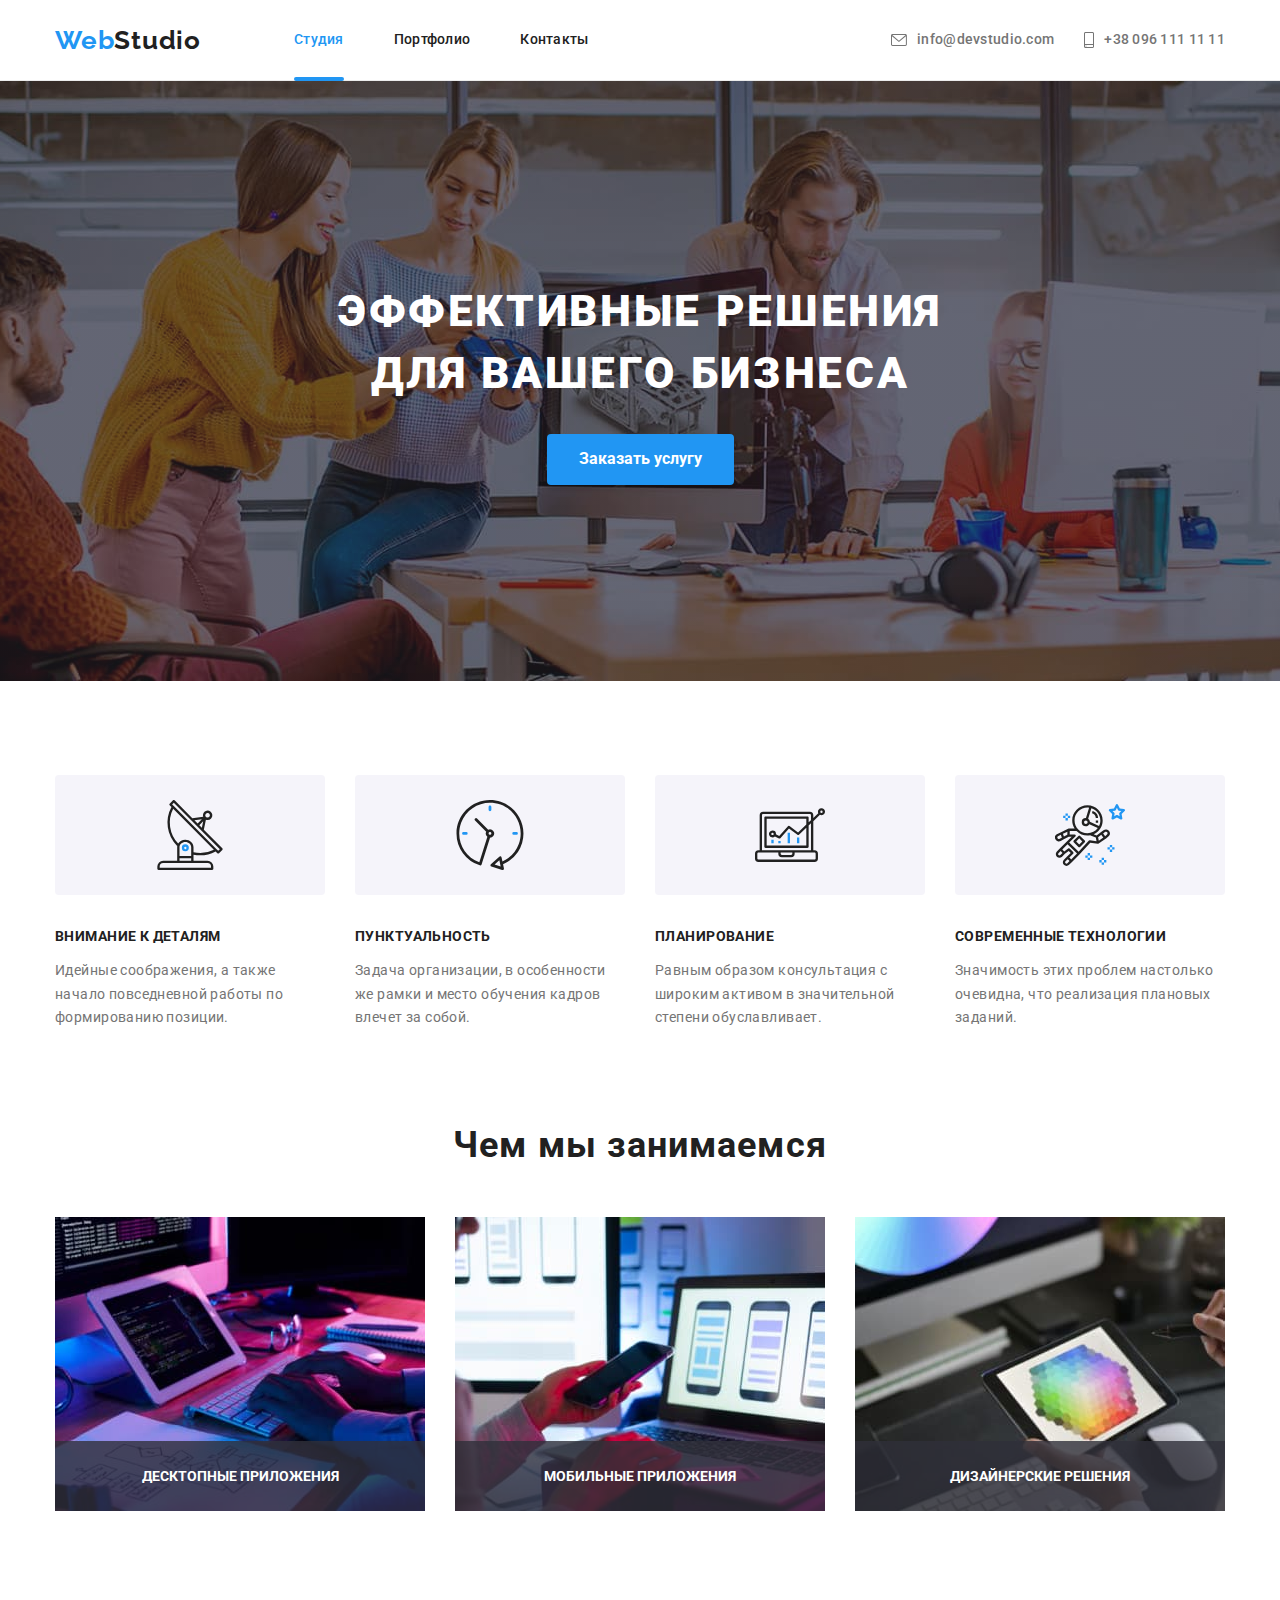
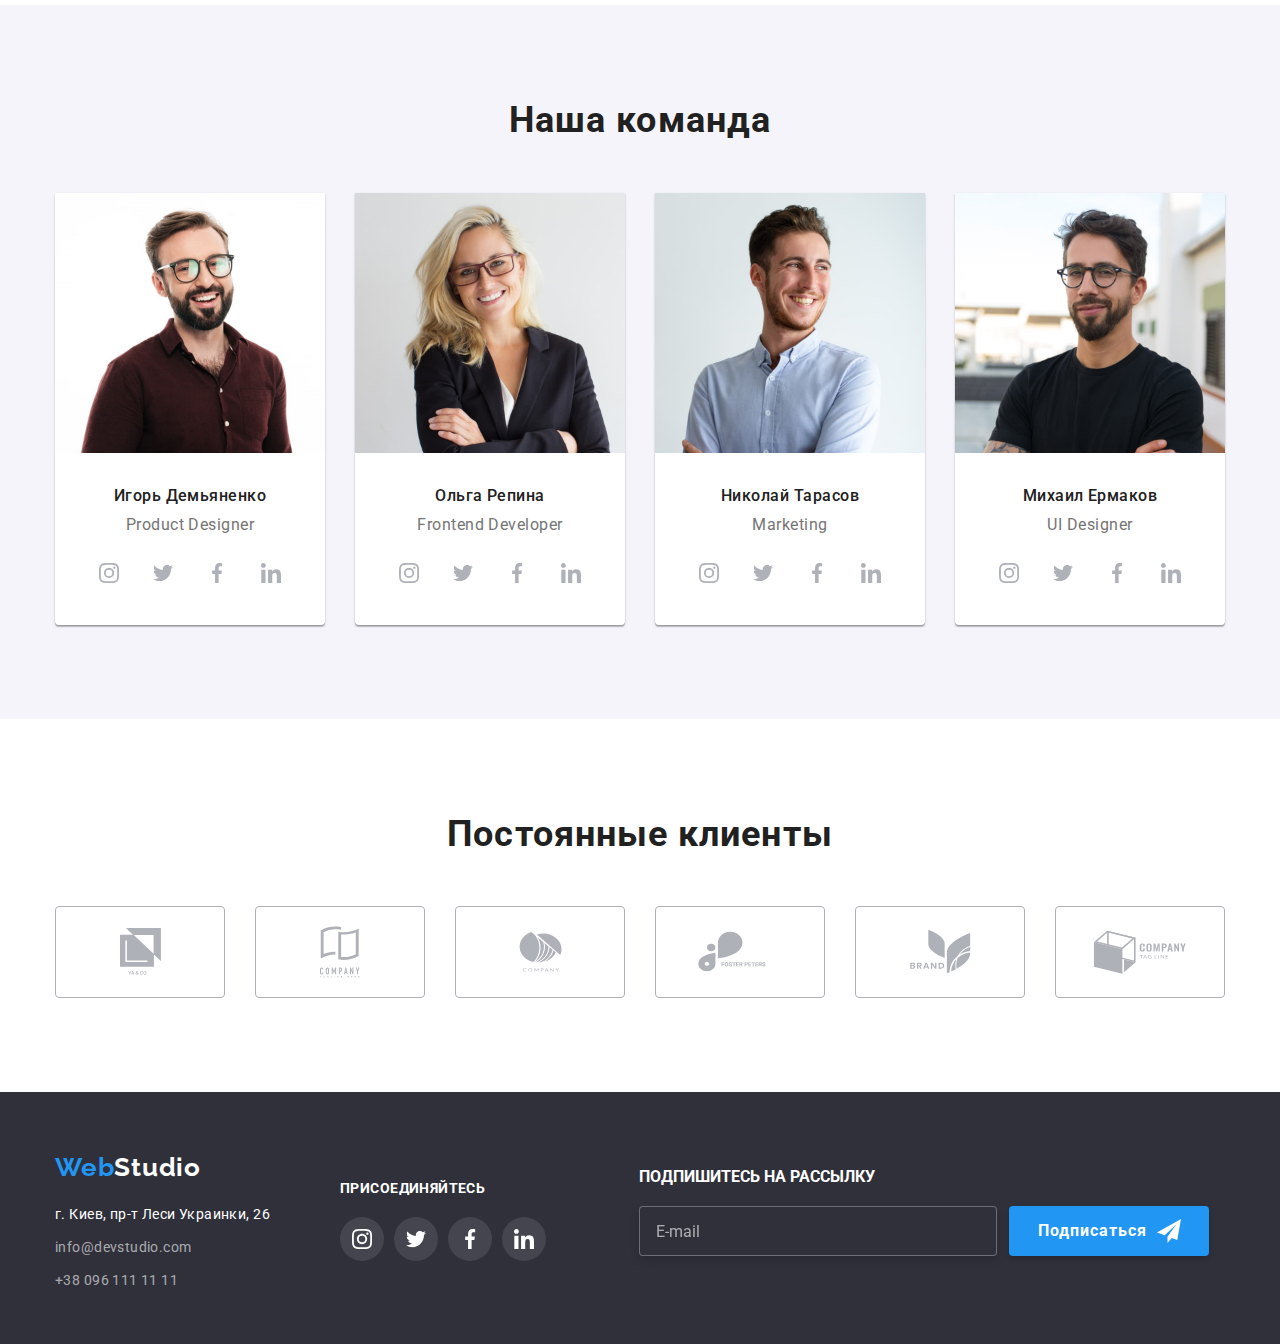
<file: index.html>
<!DOCTYPE html>
<html lang="ru">
<head>
    <meta charset="UTF-8">
    <meta http-equiv="X-UA-Compatible" content="IE=edge">
    <meta name="viewport" content="width=device-width, initial-scale=1.0">
    <title>Web studio</title>
    <link href="https://fonts.googleapis.com/css2?family=Raleway:wght@700&family=Roboto:wght@400;500;700;900&display=swap"
        rel="stylesheet">
    <link rel="stylesheet" href="https://cdnjs.cloudflare.com/ajax/libs/modern-normalize/1.1.0/modern-normalize.min.css">
    <link rel="stylesheet" href="./css/modern-nomalize.css"/>
    <link rel="stylesheet" href="./css/styles.css">
</head>
<body>
    <header class="header">
       <div class="container header-main">
            <nav class="container-nav">
                <a href="./index.html" class="logo-header box"><span class="blue">Web</span>Studio</a>
                <ul class="list">
                    <li><a href="./index.html" class="studio is-active current box">Студия</a></li>
                    <li><a href="./portfolio.html" class="portfolio box">Портфолио</a></li>
                    <li><a href="" class="contacts box">Контакты</a></li>
                </ul>
            </nav>
            <div class="container-div">
                <ul class="list-adress">
                    <li class="adressli">
                        <a href="mailto:info@devstudio.com" class="mail box">
                            <svg class="icon-mail" width="16px" height="12px">
                               <use class="use-mail" href="./imeges/hw/icons.svg#envelope1"></use>
                            </svg>
                            info@devstudio.com</a>
                    </li>
                    <li class="adressli">
                        <a href="tel:+380961111111" class="tel box">
                            <svg class="icon-tel" width="10px" height="16px">
                               <use href="./imeges/hw/icons.svg#smartphone2"></use>
                            </svg>
                            +38 096 111 11 11</a>
                    </li>
                </ul>
            </div>
       </div>
    </header>   
    <main>
        <div class="background-hero">
          <section class="hero">
            <div class="container">
                <h1 class="title">Эффективные решения для вашего бизнеса</h1>
                <button data-modal-open class="button service">Заказать услугу</button>
            </div>
          </section>
        </div>
        <section class="description">
            <div class="container">
                <ul class="lists-a">
                    <li class="box plate">
                        <h3 class="title-attention">Внимание к деталям</h3>
                        <p class="paragraph-ideological">Идейные соображения, а также начало повседневной работы по формированию
                            позиции.</p>
                    </li>
                    <li class="box clock">
                        <h3 class="title-punctuality">Пунктуальность</h3>
                        <p class="paragraph-a-task">Задача организации, в особенности же рамки и место обучения кадров влечет за
                            собой.</p>
                    </li>
                    <li class="box diagram">
                        <h3 class="title-planning">Планирование</h3>
                        <p class="paragraph-equal">Равным образом консультация с широким активом в значительной степени
                            обуславливает.</p>
                    </li>
                    <li class="box astronaut">
                        <h3 class="title-modern">Современные технологии</h3>
                        <p class="paragraph-significance">Значимость этих проблем настолько очевидна, что реализация плановых
                            заданий.</p>
                    </li>
                </ul>
            </div>
        </section>
        <section class="doing">
            <div class="container">
                <h2 class="title-doing">Чем мы занимаемся</h2>
                <ul class="lists-b">
                    <div class="div-doing">
                       <li><img src="./imeges/Чем-мы-занимаемся/img-1.jpg" class="img1 box" alt="img-1.jpg" width="370" height="294"></li>
                       <p class="title-doing-icon">Десктопные приложения</p>
                    </div>
                    <div class="div-doing">
                       <li><img src="./imeges/Чем-мы-занимаемся/img-2.jpg" class="img2 box" alt="img-2.jpg" width="370" height="294"></li>
                       <p class="title-doing-icon">Мобильные приложения</p>
                    </div>
                    <div class="div-doing">
                       <li><img src="./imeges/Чем-мы-занимаемся/img-3.jpg" class="img3 box" alt="img-3.jpg" width="370" height="294"></li>
                       <p class="title-doing-icon">Дизайнерские решения</p>
                </div>
                    
                </ul>
            </div>
        </section>
        <section class="ourteam">
            <div class="container">
                <h2 class="title-team">Наша команда</h2>
                <ul class="lists-c">
                    <li class="igor box"><img src="./imeges/Наша-команда/img-1.jpg" alt="img-1.jpg" width="270" height="260">
                        <div class="employee-and-position">
                            <h3 class="name">Игорь Демьяненко</h3>
                            <p class="position">Product Designer</p>
                            <div class="div-network">
                                <ul class="network box">
                                    <li class="network-employee">
                                        <a class="instagram" href="" target="_blank" rel="noopener noreffer" aria-label="Instagram-icon">
                                        <svg class="svg-instagram" width="20px" height="20px">
                                            <use href="./imeges/hw/icons.svg#instagram1"></use>
                                        </svg>
                                        </a>
                                    </li>
                                    <li class="network-employee">
                                        <a class="twitter" href="">
                                        <svg class="svg-twitter" width="20px" height="20px">
                                            <use href="./imeges/hw/icons.svg#twitter2"></use>
                                        </svg>
                                        </a>
                                    </li>
                                    <li class="network-employee">
                                        <a class="facebook" href="">
                                        <svg class="svg-facebook" width="20px" height="20px">
                                            <use href="./imeges/hw/icons.svg#facebook3"></use>
                                        </svg>
                                        </a>
                                    </li>
                                    <li class="network-employee">
                                        <a class="linkedin" href="">
                                        <svg class="svg-linkedin" width="20px" height="20px">
                                            <use href="./imeges/hw/icons.svg#linkedin4"></use>
                                        </svg>
                                        </a>
                                    </li>
                                </ul>
                            </div>
                        </div> 
                    </li>
                    <li class="olga box"><img src="./imeges/Наша-команда/img-2.jpg" alt="img-2.jpg" width="270" height="260">
                        <div class="employee-and-position">
                            <h3 class="name">Ольга Репина</h3>
                            <p class="position">Frontend Developer</p>
                            <div class="div-network">
                                <ul class="network box">
                                    <li class="network-employee">
                                        <a class="instagram" href="">
                                            <svg class="svg-instagram" width="20px" height="20px">
                                                <use href="./imeges/hw/icons.svg#instagram1"></use>
                                            </svg>
                                        </a>
                                    </li>
                                    <li class="network-employee">
                                        <a class="twitter" href="">
                                            <svg class="svg-twitter" width="20px" height="20px">
                                                <use href="./imeges/hw/icons.svg#twitter2"></use>
                                            </svg>
                                        </a>
                                    </li>
                                    <li class="network-employee">
                                        <a class="facebook" href="">
                                            <svg class="svg-facebook" width="20px" height="20px">
                                                <use href="./imeges/hw/icons.svg#facebook3"></use>
                                            </svg>
                                        </a>
                                    </li>
                                    <li class="network-employee">
                                        <a class="linkedin" href="">
                                            <svg class="svg-linkedin" width="20px" height="20px">
                                                <use href="./imeges/hw/icons.svg#linkedin4"></use>
                                            </svg>
                                        </a>
                                    </li>
                                </ul>
                            </div>
                        </div>
                    </li>
                    <li class="nicholas box"><img src="./imeges/Наша-команда/img-3.jpg" alt="img-3.jpg" width="270" height="260">
                        <div class="employee-and-position">
                            <h3 class="name">Николай Тарасов</h3>
                            <p class="position">Marketing</p>
                            <div class="div-network">
                                <ul class="network box">
                                    <li class="network-employee">
                                        <a class="instagram" href="">
                                            <svg class="svg-instagram" width="20px" height="20px">
                                                <use href="./imeges/hw/icons.svg#instagram1"></use>
                                            </svg>
                                        </a>
                                    </li>
                                    <li class="network-employee">
                                        <a class="twitter" href="">
                                            <svg class="svg-twitter" width="20px" height="20px">
                                                <use href="./imeges/hw/icons.svg#twitter2"></use>
                                            </svg>
                                        </a>
                                    </li>
                                    <li class="network-employee">
                                        <a class="facebook" href="">
                                            <svg class="svg-facebook" width="20px" height="20px">
                                                <use href="./imeges/hw/icons.svg#facebook3"></use>
                                            </svg>
                                        </a>
                                    </li>
                                    <li class="network-employee">
                                        <a class="linkedin" href="">
                                            <svg class="svg-linkedin" width="20px" height="20px">
                                                <use href="./imeges/hw/icons.svg#linkedin4"></use>
                                            </svg>
                                        </a>
                                    </li>
                                </ul>
                            </div>
                        </div>
                    </li>
                    <li class="michael box"><img src="./imeges/Наша-команда/img-4.jpg" alt="img-3.jpg" width="270" height="260">
                        <div class="employee-and-position">
                            <h3 class="name">Михаил Ермаков</h3>
                            <p class="position">UI Designer</p>
                            <div class="div-network">
                                <ul class="network box">
                                    <li class="network-employee">
                                        <a class="instagram" href="">
                                            <svg class="svg-instagram" width="20px" height="20px">
                                                <use href="./imeges/hw/icons.svg#instagram1"></use>
                                            </svg>
                                        </a>
                                    </li>
                                    <li class="network-employee">
                                        <a class="twitter" href="">
                                            <svg class="svg-twitter" width="20px" height="20px">
                                                <use href="./imeges/hw/icons.svg#twitter2"></use>
                                            </svg>
                                        </a>
                                    </li>
                                    <li class="network-employee">
                                        <a class="facebook" href="">
                                            <svg class="svg-facebook" width="20px" height="20px">
                                                <use href="./imeges/hw/icons.svg#facebook3"></use>
                                            </svg>
                                        </a>
                                    </li>
                                    <li class="network-employee">
                                        <a class="linkedin" href="">
                                            <svg class="svg-linkedin" width="20px" height="20px">
                                                <use href="./imeges/hw/icons.svg#linkedin4"></use>
                                            </svg>
                                        </a>
                                    </li>
                                </ul>
                            </div>
                        </div>
                    </li>
                </ul>
            </div>
        </section>
        <section class="customers">
            <div class="container">
                <h2 class="title-customers">Постоянные клиенты</h2>
                <ul class="lists-e">
                    <li>
                        <a class="group1" href="">
                            <svg class="svg-group1" width="41px" height="47px">
                                <use href="./imeges/hw/icons.svg#group1"></use>
                            </svg>
                        </a>  
                    </li>
                    <li>
                        <a class="group2" href="">
                            <svg class="svg-group2" width="40px" height="52px">
                                <use href="./imeges/hw/icons.svg#group2"></use>
                            </svg>
                        </a>
                    </li>
                    <li>
                        <a class="group3" href="">
                            <svg class="svg-group3" width="43px" height="41px">
                                <use href="./imeges/hw/icons.svg#group3"></use>
                            </svg>
                        </a>
                    </li>
                    <li>
                        <a class="group4" href="">
                            <svg class="svg-group4" width="84px" height="41px">
                                <use href="./imeges/hw/icons.svg#group4"></use>
                            </svg>
                        </a>
                    </li>
                    <li>
                        <a class="group5" href="">
                            <svg class="svg-group5" width="63px" height="45px">
                                <use href="./imeges/hw/icons.svg#group5"></use>
                            </svg>
                        </a>
                    </li>
                    <li>
                        <a class="group6 box" href="">
                            <svg class="svg-group6" width="94px" height="44px">
                                <use href="./imeges/hw/icons.svg#group6"></use>
                            </svg>
                        </a>
                    </li>
                </ul>

            </div>
        </section>
    </main>
    
    <footer class="footer">
        <div class="container end">
            <div class="fist-footer-div">
                <a href="./index.html" class="logo-footer box"><span class="blue">Web</span><span class="white">Studio</span></a>
                <address class="address">
                    <ul class="lists-d">
                        <li class="item"><a href="https://goo.gl/maps/WVhNWYt22gfoeqNc8" target="_blank"
                                rel="noopener nofollow noreferrer" class="liaddress box">г. Киев, пр-т Леси Украинки, 26</a></li>
                        <li class="item"><a href="mailto:info@devstudio.com" class="limail box">info@devstudio.com</a></li>
                        <li class="item"><a href="tel:+380961111111" class="litel box">+38 096 111 11 11</a></li>
                    </ul>
                </address>
            </div>

            <div class="second-footer-div box" width="206px" height="80px">
                <h3 class="footer-title">ПРИСОЕДИНЯЙТЕСЬ</h3>
                <ul class="lists-f">
                    <li class="fsocial-list">
                        <a class="fsocial-link" href="">
                            <svg class="instagram-white" width="20px" height="20px">
                                <use href="./imeges/hw/icons.svg#instagram-white"></use>
                            </svg>
                        </a>
                    </li>
                    <li class="fsocial-list">
                        <a class="fsocial-link" href="">
                            <svg class="twitter-white" width="20px" height="20px">
                                <use href="./imeges/hw/icons.svg#twitter-white"></use>
                            </svg>
                        </a>
                    </li>
                    <li class="fsocial-list">
                        <a class="fsocial-link" href="">
                            <svg class="facebook-white" width="20px" height="20px">
                                <use href="./imeges/hw/icons.svg#facebook-white"></use>
                            </svg>
                        </a>
                    </li>
                    <li class="fsocial-list">
                        <a class="fsocial-link" href="">
                            <svg class="linkedin-white" width="20px" height="20px">
                                <use href="./imeges/hw/icons.svg#linkedin-white"></use>
                            </svg>
                        </a>
                    </li>
                </ul>
            </div>
            <!-- Підпишіться -->
            <form class="footer-form">
                <div>
                    <p class="title-subscribe">Подпишитесь на рассылку</p>
                    <div class="footer-form-fild">
                        <label for="footer-subscribe" class="footer-form-lable"></label>
                        <input id="footer-subscribe" type="email" name="email" class="footer-subscribe" placeholder="E-mail">
                        <button type="submit" class=" button button-footer">
                            <svg class="button-footer-icon" width="24px"
                                height="24px">
                                <use href="./imeges/hw/icons.svg#icon-send"></use>
                            </svg>Подписаться</button>
                    </div>
                </div>
            </form>
    </footer>
    <!-- Модалка -->
    <div data-modal class="backdrop is-hidden">
        <div class="modal">
            <button data-modal-close class="close"><svg class="icon-close" width="18px" height="18px">
                    <use href="./imeges/hw/icons.svg#close-black"></use>
                </svg></button>
            <form class="modal-form">
                <div class="title-modal"><strong>Оставьте свои данные, мы вам перезвоним</strong></div>
    
                <div class="form-fild">
                    <label for="user-name" class="form-lable"><span class="label-title">Имя</span></label>
                    <div class="modal-position-icon">
    
                        <input id="user-name" type="text" name="user-name" class="form-input">
                        <svg width="12px" height="12px" class="modal-icon">
                            <use href="./imeges/hw/icons.svg#name-black"></use>
                        </svg>
                    </div>
    
                </div>
    
                <div class="form-fild">
                    <label for="user-tel" class="form-lable"><span class="label-title">Телефон</span></label>
                    <div class="modal-position-icon">
                        <input id="user-tel" type="tel" name="tel" class="form-input">
                        <svg width="13px" height="13px" class="modal-icon">
                            <use href="./imeges/hw/icons.svg#tel-black"></use>
                        </svg>
                    </div>
    
                </div>
    
                <div class="form-fild">
                    <label for="user-email" class="form-lable"><span class="label-title">Почта</span></label>
                    <div class="modal-position-icon">
                        <input id="user-email" type="email" name="email" class="form-input">
                        <svg width="15px" height="12px" class="modal-icon">
                            <use href="./imeges/hw/icons.svg#email-black"></use>
                        </svg>
                    </div>
    
                </div>
    
    
                <label class="label-comment">
                    <span class="label-title-comment">Комментарий</span>
                    <textarea placeholder="Введите текст" name="comment" class="comment"></textarea>
                </label>
    
    
                <label class="form-checkbox">
    
                    <input type="checkbox" name="checkbox" class="form-accept visually-hidden">
                    <span class="checkbox-icon">
                        <svg width="16px" height="15px">
                            <use href="./imeges/hw/icons.svg#check-mark-white"></use>
                        </svg>
                    </span>
                    <span class="checkbox-title">Соглашаюсь с рассылкой и принимаю <a href="" class="contract">Условия
                            договора</a>
                    </span>
                </label>
                <button type="submit" class="button modal-form-button">Отправить</button>
    
            </form>
        </div>
    
    <script src="./js/modal.js"></script>
</body>
</html>
</file>
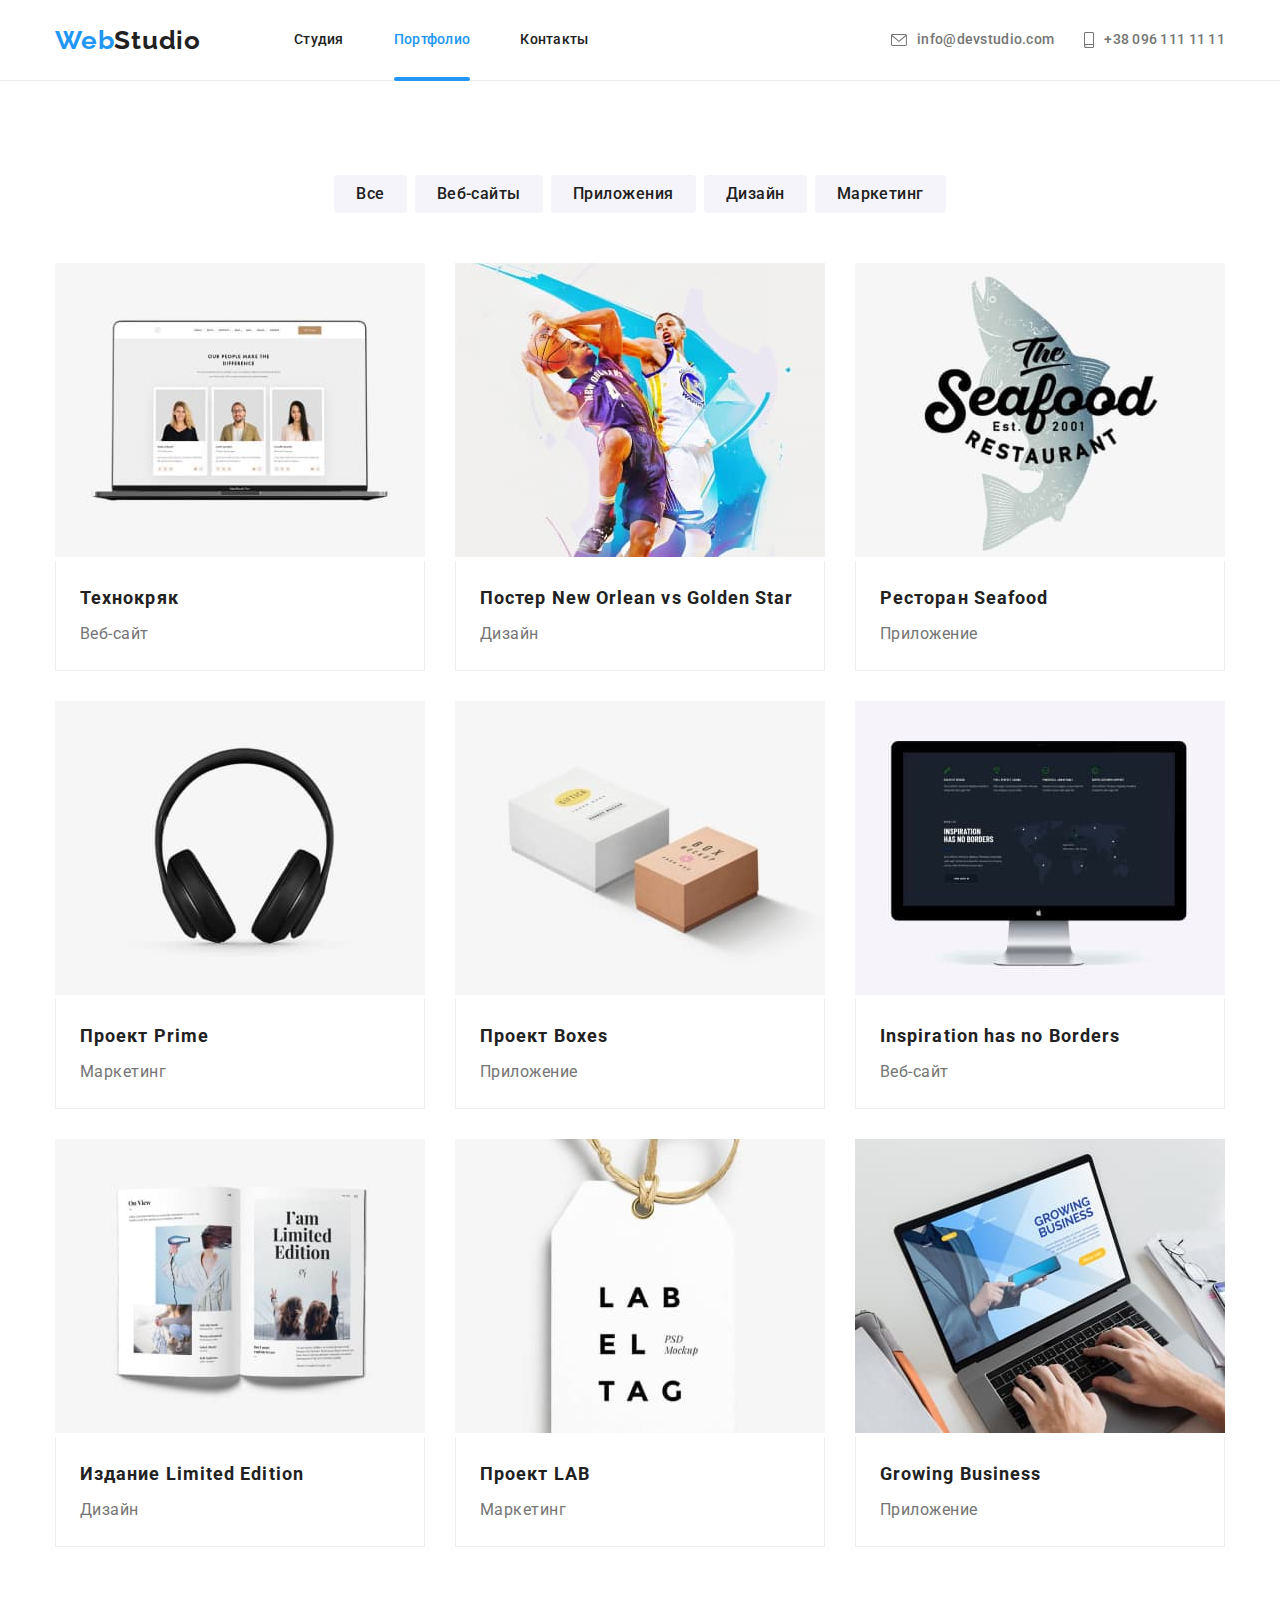
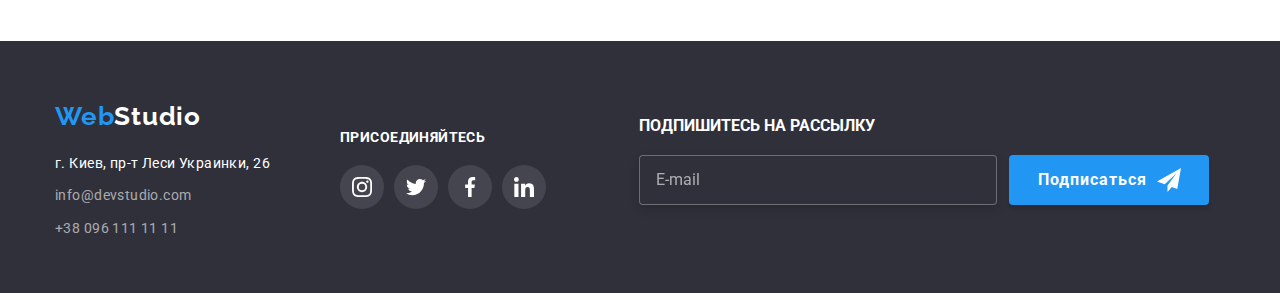
<file: portfolio.html>
<!DOCTYPE html>
<html lang="ru">
<head>
    <meta charset="UTF-8">
    <meta http-equiv="X-UA-Compatible" content="IE=edge">
    <meta name="viewport" content="width=device-width, initial-scale=1.0">
    <title>Web studio_portfolio</title>
    <link href="https://fonts.googleapis.com/css2?family=Raleway:wght@700&family=Roboto:wght@400;500;700;900&display=swap"
        rel="stylesheet">
    <link rel="stylesheet" href="https://cdnjs.cloudflare.com/ajax/libs/modern-normalize/1.1.0/modern-normalize.min.css" />
    <link rel="stylesheet" href="./css/modern-nomalize.css" />
    <link rel="stylesheet" href="./css/styles.css">
</head>
<body class="body">
<header class="header">
    <div class="container header-main">
        <nav class="container-nav">
            <a href="./index.html" class="logo-header box"><span class="blue">Web</span>Studio</a>
            <ul class="list">
                <li><a href="./index.html" class="studio box">Студия</a></li>
                <li><a href="./portfolio.html" class="portfolio is-active current box">Портфолио</a></li>
                <li><a href="" class="contacts box">Контакты</a></li>
            </ul>
        </nav>
        <div class="container-div">
            <ul class="list-adress">
                <li class="adressli">
                    <a href="mailto:info@devstudio.com" class="mail box">
                        <svg class="icon-mail" width="16px" height="12px">
                            <use href="./imeges/hw/icons.svg#envelope1"></use>
                        </svg>
                        info@devstudio.com</a>
                </li>
                <li class="adressli">
                    <a href="tel:+380961111111" class="tel box">
                        <svg class="icon-tel" width="10px" height="16px">
                            <use href="./imeges/hw/icons.svg#smartphone2"></use>
                        </svg>
                        +38 096 111 11 11</a>
                </li>
            </ul>
        </div>
    </div>
</header>
 <main>
    <section class="options">
        <div class="container">
            <ul class="buttons-portfolio">
                <li class="item"><button class="button-all box" type="button">Все</button></li>
                <li class="item"><button class="button-web box" type="button">Веб-сайты</button></li>
                <li class="item"><button class="button-applications box" type="button">Приложения</button></li>
                <li class="item"><button class="button-design box" type="button">Дизайн</button></li>
                <li class="item"><button class="button-marketing box" type="button">Маркетинг</button></li>
            </ul>
            <ul class="icon">
                <li class="element box">
                    <a class="a-сard" href="">
                        <div class="surfacing">
                            <img src="./imeges/Список_з_картинками/img1.jpg" alt="img1.jpg" width="370" height="294">
                            <div class="surfacing-text">
                            <p class="surfacing-text-icon">Ресурс предлагает комплексные предложения с разным уровнем функционала и сервисов.
                                Все это позволит посетителю получить
                                исчерпывающие сведения о компании или частном лице.</p>
                            </div> 
                        </div>
                        <div class="text-icon">
                            <h3 class="techno-title">Технокряк</h3>
                            <p class="techno-text">Веб-сайт</p>
                        </div>
                    </a>
                </li>
                <li class="element box">
                    <a class="a-сard" href="">
                    <div class="surfacing">
                      <img src="./imeges/Список_з_картинками/img2.jpg" alt="img2.jpg" width="370" height="294">
                      <div class="surfacing-text">
                        <p class="surfacing-text-icon">Ресурс предлагает комплексные предложения с разным уровнем функционала и сервисов.
                            Все это позволит посетителю получить
                            исчерпывающие сведения о компании или частном лице.</p>
                      </div>
                    </div>
                    <div class="text-icon">
                        <h3 class="poster-title">Постер New Orlean vs Golden Star</h3>
                        <p class="poster-text">Дизайн</p>
                    </div>
                    </a>
                </li>
                <li class="element box">
                    <a class="a-сard" href="">
                    <div class="surfacing">
                       <img src="./imeges/Список_з_картинками/img3.jpg" alt="img3.jpg" width="370" height="294">
                       <div class="surfacing-text">
                         <p class="surfacing-text-icon">Ресурс предлагает комплексные предложения с разным уровнем функционала и сервисов.
                            Все это позволит посетителю получить
                            исчерпывающие сведения о компании или частном лице.</p>
                       </div>
                    </div>
                       <div class="text-icon">
                        <h3 class="seafood-title">Ресторан Seafood</h3>
                        <p class="seafood-text">Приложение</p>
                    </div>
                    </a>
                </li>
                <li class="element box">
                    <a class="a-сard" href="">
                    <div class="surfacing">
                       <img src="./imeges/Список_з_картинками/img4.jpg" alt="img4.jpg" width="370" height="294">
                       <div class="surfacing-text">
                          <p class="surfacing-text-icon">Ресурс предлагает комплексные предложения с разным уровнем функционала и сервисов.
                            Все это позволит посетителю получить
                            исчерпывающие сведения о компании или частном лице.</p>
                       </div>
                    </div>
                    <div class="text-icon">
                        <h3 class="prime-title">Проект Prime</h3>
                        <p class="prime-text">Маркетинг</p>
                    </div>
                    </a>
                </li>
                <li class="element box">
                    <a class="a-сard" href="">
                    <div class="surfacing">
                       <img src="./imeges/Список_з_картинками/img5.jpg" alt="img5.jpg" width="370" height="294">
                       <div class="surfacing-text">
                          <p class="surfacing-text-icon">Ресурс предлагает комплексные предложения с разным уровнем функционала и сервисов.
                            Все это позволит посетителю получить
                            исчерпывающие сведения о компании или частном лице.</p>
                       </div>
                    </div>
                    <div class="text-icon">
                        <h3 class="boxes-title">Проект Boxes</h3>
                        <p class="boxes-text">Приложение</p>
                    </div>
                    </a>
                </li>
                <li class="element box">
                    <a class="a-сard" href="">
                    <div class="surfacing">
                      <img src="./imeges/Список_з_картинками/img6.jpg" alt="img6.jpg" width="370" height="294">
                      <div class="surfacing-text">
                        <p class="surfacing-text-icon">Ресурс предлагает комплексные предложения с разным уровнем функционала и сервисов.
                            Все это позволит посетителю получить
                            исчерпывающие сведения о компании или частном лице.</p>
                      </div>
                    </div>
                    <div class="text-icon">
                        <h3 class="inspiration-title">Inspiration has no Borders</h3>
                        <p class="inspiration-text">Веб-сайт</p>
                    </div>
                    </a>
                </li>
                <li class="element box">
                    <a class="a-сard" href="">
                    <div class="surfacing">
                       <img src="./imeges/Список_з_картинками/img7.jpg" alt="img7.jpg" width="370" height="294">
                       <div class="surfacing-text">
                          <p class="surfacing-text-icon">Ресурс предлагает комплексные предложения с разным уровнем функционала и сервисов.
                            Все это позволит посетителю получить
                            исчерпывающие сведения о компании или частном лице.</p>
                       </div>
                    </div>
                    <div class="text-icon">
                        <h3 class="edition-title">Издание Limited Edition</h3>
                        <p class="edition-text">Дизайн</p>
                    </div>
                    </a>
                </li>
                <li class="element box">
                    <a class="a-сard" href="">
                    <div class="surfacing">
                       <img src="./imeges/Список_з_картинками/img8.jpg" alt="img8.jpg" width="370" height="294">
                       <div class="surfacing-text">
                        <p class="surfacing-text-icon">Ресурс предлагает комплексные предложения с разным уровнем функционала и сервисов.
                            Все это позволит посетителю получить
                            исчерпывающие сведения о компании или частном лице.</p>
                       </div>
                    </div>
                    <div class="text-icon">
                        <h3 class="lab-title">Проект LAB</h3>
                        <p class="lab-text">Маркетинг</p>
                    </div>
                    </a>
                </li>
                <li class="element box">
                    <a class="a-сard" href="">
                    <div class="surfacing">
                       <img src="./imeges/Список_з_картинками/img9.jpg" alt="img9.jpg" width="370" height="294">
                       <div class="surfacing-text">
                          <p class="surfacing-text-icon">Ресурс предлагает комплексные предложения с разным уровнем функционала и сервисов.
                            Все это позволит посетителю получить
                            исчерпывающие сведения о компании или частном лице.</p>
                       </div>
                    </div>
                    <div class="text-icon">
                        <h3 class="business-title">Growing Business</h3>
                        <p class="business-text">Приложение</p>
                    </div>
                    </a>
                </li>
            </ul>
        </div>
    </section>
 </main>
<footer class="footer">
    <div class="container end">
        <div class="fist-footer-div">
            <a href="./index.html" class="logo-footer box"><span class="blue">Web</span><span
                    class="white">Studio</span></a>
            <address class="address">
                <ul class="lists-d">
                    <li class="item"><a href="https://goo.gl/maps/WVhNWYt22gfoeqNc8" target="_blank"
                            rel="noopener nofollow noreferrer" class="liaddress box">г. Киев, пр-т Леси Украинки, 26</a>
                    </li>
                    <li class="item"><a href="mailto:info@devstudio.com" class="limail box">info@devstudio.com</a></li>
                    <li class="item"><a href="tel:+380961111111" class="litel box">+38 096 111 11 11</a></li>
                </ul>
            </address>
        </div>
    
        <div class="second-footer-div box" width="206px" height="80px">
            <h3 class="footer-title">ПРИСОЕДИНЯЙТЕСЬ</h3>
            <ul class="lists-f">
                <li class="fsocial-list">
                    <a class="fsocial-link" href="">
                        <svg class="instagram-white" width="20px" height="20px">
                            <use href="./imeges/hw/icons.svg#instagram-white"></use>
                        </svg>
                    </a>
                </li>
                <li class="fsocial-list">
                    <a class="fsocial-link" href="">
                        <svg class="twitter-white" width="20px" height="20px">
                            <use href="./imeges/hw/icons.svg#twitter-white"></use>
                        </svg>
                    </a>
                </li>
                <li class="fsocial-list">
                    <a class="fsocial-link" href="">
                        <svg class="facebook-white" width="20px" height="20px">
                            <use href="./imeges/hw/icons.svg#facebook-white"></use>
                        </svg>
                    </a>
                </li>
                <li class="fsocial-list">
                    <a class="fsocial-link" href="">
                        <svg class="linkedin-white" width="20px" height="20px">
                            <use href="./imeges/hw/icons.svg#linkedin-white"></use>
                        </svg>
                    </a>
                </li>
            </ul>
        </div>
        <!-- Підпишіться -->
        <form class="footer-form">
            <div>
                <p class="title-subscribe">Подпишитесь на рассылку</p>
                <div class="footer-form-fild">
                    <label for="footer-subscribe" class="footer-form-lable"></label>
                    <input id="footer-subscribe" type="email" name="email" class="footer-subscribe" placeholder="E-mail">
                    <button type="submit" class=" button button-footer">
                        <svg class="button-footer-icon" width="24px" height="24px">
                            <use href="./imeges/hw/icons.svg#icon-send"></use>
                        </svg>Подписаться</button>
                </div>
            </div>
        </form>
    </div>
</footer>
</body>
</html>
</file>
<file: css/styles.css>
/* html{
    box-sizing: border-box;
}
*,
*::before,
*::after{
    box-sizing: inherit;
} */
:root {
    --primary-text-color: #757575;
    --title-text-color: #212121;
    --accent-color1: #2196F3;
    --accent-color2: #FFFFFF;
    --background-color: #FFFFFF;
    --other-background-color: #F5F4FA;
    --background: #2F303A;
    --blue-background: #2196F3;
    --items: 3;/* кількість карток в рядку */
    --indent: 30px;/* відступи між картками */
    --color-icon: #AFB1B8;
    --primary-bg-color: #E5E5E5;
    --transform-1: 250ms cubic-bezier(0.4, 0, 0.2, 1);
}
/*основний колір фону #FFFFFF*/
/*другорядний колір фону #F5F4FA*/
/*1 колір тексту #757575*/
/*2 колір тексту #212121*/
/*3 колір тексту #2196F3*/
/*4 колір тексту #FFFFFF*/

/* WebStudio */

body{
    margin: 0px;
    background-color: #FFFFFF;
    font-family: 'Roboto', sans-serif;
    color: #757575;
}

.container{
    width: 1200px;
    margin-left: auto;
    margin-right: auto;
    padding-left: 15px;
    padding-right: 15px;
    /* outline: 2px solid cyan; */
}
.visually-hidden {
    position: absolute;
    width: 1px;
    height: 1px;
    margin: -1px;
    border: 0;
    padding: 0;

    white-space: nowrap;
    clip-path: inset(100%);
    clip: rect(0 0 0 0);
    overflow: hidden;
}
 
/* Логотип хедера */
.logo-header{
    font-weight: 700;
    font-size: 26px;
    line-height: 1.19;
    letter-spacing: 0.03em;
    color: var(--title-text-color);
    text-decoration: none;
    font-family: 'Raleway', sans-serif;
}

/* Посилання */


/* Сіра лінія в хедері */
.header{
    border-bottom: 1px solid #ECECEC
}


/* Прибирає крапки в списках */
.list,
.lists-a,
.lists-b,
.lists-c,
.lists-d,
.lists-e,
.lists-f{
    list-style: none;
    padding-left: 0;
    display: block;
    margin: 0;
}

.list-item:not(:last-child) {
    margin-bottom: 12px;
}
.list-item:not(:last-child) {
    margin-bottom: 12px;
}
.lists-a,
.lists-b,
.lists-c,
.lists-e{
    justify-content: center;
    align-items: center;
    justify-content: space-between;
    display: flex;
}

.list-adress{
    list-style: none;
    padding: 0px;
    margin: 0px;
}

.list,
.list-adress{
    display: flex;
}
ul.list{
    margin: 0px 0px 0px 93px;
    padding: 0;
}
.container-div{
    margin-left: auto;
}

.header-main,
.container-nav{
    display: flex;
    align-items: center;
}

.list li:not(:last-child){
    margin-right: 50px;
}

.list-adress li:not(:last-child){
    margin-right: 30px;
}
.container-nav .studio,
.container-nav .portfolio,
.container-nav .contacts,
.container-div .mail,
.container-div .tel{
    display: block;
    padding-top: 32px;
    padding-bottom: 32px;
}


/*посилання*/
.studio,
.portfolio,
.contacts{
    font-weight: 500;
    font-size: 14px;
    line-height: 1.1;
    letter-spacing: 0.02em;
    color: var(--title-text-color);
    text-decoration: none;
    display: inline-block;

    transition: color var(--transform-1);
}
.list .studio.current,
.list .portfolio.current{
    color: var(--accent-color1);
    
}

.blue,
.studio:focus,
.portfolio:focus,
.contacts:focus,
.mail:focus,
.tel:focus,
.studio:hover,
.portfolio:hover,
.contacts:hover{
    color: var(--accent-color1);
    
}

/* Підкреслення під поточною сторінкою */
.studio,
.portfolio{
    position: relative;
}
.studio.is-active,
.portfolio.is-active {
    color: var(--blue-background);
}

.studio.is-active::after,
.portfolio.is-active::after{
    position: absolute;
    content: "";
    bottom: -1px;
    left: 0;
    border-radius: 2px;
    width: 100%;
    height: 4px;
    background-color: var(--blue-background);
}

/*  */
.adressli{
    position:relative;
}

.adressli .mail,
.adressli .tel{
    display: flex;
    align-items: center;
    font-weight: 500;
    font-size: 14px;
    line-height: 1.1;
    letter-spacing: 0.02em;
    text-decoration: none;
    color: var(--primary-text-color);
    
    transition: color var(--transform-1);
}

.icon-mail,
.icon-tel{
    vertical-align:middle;
    fill: currentColor;
    margin-right: 10px;

    transition: color var(--transform-1);
}


.mail:hover,
.tel:hover{
    color: #2196F3;
    
}

.mail:hover .icon-mail,
.tel:hover .icon-tel{
    fill: var(--blue-background);
    
}
.mail:focus,
.tel:focus {
    color: #2196F3;
    
}

.mail:focus .icon-mail,
.tel:focus .icon-tel {
    fill: var(--blue-background);
    
}


.list-adress{
    align-items: center;
}

/*main*/
.background-hero {
    max-width: 1600px;
    height: 600px;
    margin-left: auto;
    margin-right: auto;
    background-image: linear-gradient(rgba(47, 48, 58, 0.4), rgba(47, 48, 58, 0.4)), 
    url(../imeges/hw/Img\ \(1\)\ \(2\).jpg), url(../imeges/hw/Img\ \(1\)\ \(2\).jpg);
    background-position: center;
}

.hero{
    text-align: center;
    padding-top: 200px;
    padding-bottom: 200px;
    background-image: linear-gradient();
}
.title{
    font-weight: 900;
    font-size: 44px;
    line-height: 1.4;
    letter-spacing: 0.06em;
    text-transform: uppercase;
    color: var(--accent-color2);
    display: inline-block;
    
    margin-top: 0px;
    margin-bottom: 30px;
    display: flex;
    width: 696px;
    margin-left: auto;
    margin-right: auto;
}
/*  */
.button{
    color: var(--title-text-color);
    background-color: var(--background-color);
    box-shadow: 0px 4px 4px rgba(0, 0, 0, 0.15);

    border-radius: 4px;
    border: none;
    font-weight: 700;
    font-size: 16px;
    line-height: 1.9;
    cursor: pointer;
    display: flex;
}


.button.service{
    background: var(--blue-background);
    color: var(--accent-color2);
    border-color: transparent;
    display: inline-block;
    text-transform: none;
    padding: 10px 32px;
    text-decoration: none;
    border-radius: 4px;

    transition-property: color, background-color, box-shadow;
    transition-duration: 250ms;
    transition-timing-function: cubic-bezier(0.4, 0, 0.2, 1);
}
    
.button.service:hover,
.button.service:focus {
    color: var(--accent-color2);
    background-color: var(--blue-background);
    outline: none;
    
    box-shadow: 0px 3px 1px rgba(0, 0, 0, 0.1),
                0px 1px 2px rgba(0, 0, 0, 0.08),
                0px 2px 2px rgba(0, 0, 0, 0.12);
}
    
.hero .button.service:hover,
.hero .button.service:focus {
    background-color: #188ce8;
    outline: none;
}
/*  */

.box.plate::before {
    content: '';
    display: block;
    height: 120px;
    border-radius: 4px;
    background-repeat: no-repeat;
    background-position: center;
    background-color: var(--other-background-color);
    background-image: url(../imeges/hw/original.svg/plate1.svg);
}
.box.clock::before {
    content: '';
    display: block;
    height: 120px;
    border-radius: 4px;
    background-repeat: no-repeat;
    background-position: center;
    background-color: var(--other-background-color);
    background-image: url(../imeges/hw/original.svg/clock2.svg);
}
.box.diagram::before {
    content: '';
    display: block;
    height: 120px;
    border-radius: 4px;
    background-repeat: no-repeat;
    background-position: center;
    background-color: var(--other-background-color);
    background-image: url(../imeges/hw/original.svg/diagram3.svg);
}
.box.astronaut::before{
    content: '';
    display: block;
    height: 120px;
    border-radius: 4px;
    background-repeat: no-repeat;
    background-position: center;
    background-color: var(--other-background-color);
    background-image: url(../imeges/hw/original.svg/astronaut4.svg);
}


.img1.box,
.img2.box,
.img3.box{
    display: block;
}
.div-doing{
    position: relative;
    
}
.div-doing::before{
    
    position: absolute;
    content: "";
    height: 70px;
    width: 100%;
    left: 0;
    bottom: 0;
    background: rgba(47, 48, 58, 0.8);
}

.doing .title-doing-icon{
    position: absolute;
    bottom: 0;
    left: 0;
    right: 0;
    margin: 0;
    padding-top: 27px;
    padding-bottom: 27px;
    font-weight: 700;
    font-size: 14px;
    line-height: 1.143;
    text-align: center;
    text-transform: uppercase;
    color: var(--accent-color2);
}

.description {
    padding-top: 94px;
    align-items: center;
    display: flex;
}

.title-attention,
.title-punctuality,
.title-planning,
.title-modern{
    font-weight: 700;
    font-size: 14px;
    line-height: 1.7;
    letter-spacing: 0.03em;
    text-transform: uppercase;
    color: var(--title-text-color);
    margin-bottom: 10px;
    margin-top: 30px;
    width: 270px;
}
.paragraph-ideological,
.paragraph-a-task,
.paragraph-equal,
.paragraph-significance {
    font-weight: 400;
    font-size: 14px;
    line-height: 1.7;
    letter-spacing: 0.03em;
    color: var(--primary-text-color);
    margin-top: 0px;
    margin-bottom: 0px;
    width: 270px;
}
.doing{
    padding-top: 94px;
    padding-bottom: 94px;
}

.title-doing{
    font-weight: 700;
    font-size: 36px;
    line-height: 1.2;
    text-align: center;
    letter-spacing: 0.03em;
    color: var(--title-text-color);
    margin-bottom: 50px;
    margin-top: 0;
}
/* 
.box{
    outline: 2px solid tomato;
} */

.ourteam{
    background: var(--other-background-color);
    padding-top: 94px;
    padding-bottom: 94px;
   
}

.title-team{
    font-weight: 700;
    font-size: 36px;
    line-height: 1.2;
    text-align: center;
    letter-spacing: 0.03em;
    color: var(--title-text-color);
    margin-top: 0px;
    margin-bottom: 50px;
}

.igor,
.olga,
.nicholas,
.michael{
    background: var(--background-color);
    box-shadow: 0px 1px 3px rgba(0, 0, 0, 0.12), 0px 1px 1px rgba(0, 0, 0, 0.14), 0px 2px 1px rgba(0, 0, 0, 0.2);
    border-radius: 0px 0px 4px 4px;
}
.name,
.position{
    
    font-size: 16px;
    line-height: 1.18;
    text-align: center;
    letter-spacing: 0.03em;
}
.name{
    margin-top: 0px;
    margin-bottom: 10px;
    font-weight: 500;
    
}
.position{
    margin-top: 0px;
    margin-bottom: 0px;
    font-weight: 400;
}
.employee-and-position{
    padding-top: 30px;
    padding-bottom: 30px; 
}


.igor.box,
.olga.box,
.nicholas.box,
.michael.box{
    width: 270px;
}

.igor .name,
.olga .name,
.nicholas .name,
.michael .name{
    color: var(--title-text-color);
}
.lists-c{
    margin-top: 0px;
}

.network{
    display: flex;
    padding: 0;
    margin: 0;
    list-style: none;
    align-items: center;
    justify-content: center;
    margin-top: 16px;
    
}

.network-employee{
    display: flex;  
}
.network-employee:not(:last-child) {
    margin-right: 10px;
}


.instagram,
.twitter,
.facebook,
.linkedin{
    display: inline-block;
    padding: 0;
    border: none;
    cursor: pointer;
    border-radius: 50%;
    width: 44px;
    height: 44px;
    display: flex;
    justify-content: center;
    align-items: center;

    transition: fill, background-color var(--transform-1);
}

.svg-instagram,
.svg-twitter,
.svg-facebook,
.svg-linkedin{
    fill: currentColor;
    fill: #AFB1B8;  
}

.instagram:hover,
.twitter:hover,
.facebook:hover,
.linkedin:hover{
    background-color: var(--blue-background);
    
}
.instagram:focus,
.twitter:focus,
.facebook:focus,
.linkedin:focus {
    background-color: var(--blue-background);
    
}

.instagram:hover .svg-instagram,
.twitter:hover .svg-twitter,
.facebook:hover .svg-facebook,
.linkedin:hover .svg-linkedin {
    fill: #FFFFFF;
    
}
.instagram:focus .svg-instagram,
.twitter:focus .svg-twitter,
.facebook:focus .svg-facebook,
.linkedin:focus .svg-linkedin {
    fill: #FFFFFF;
    
}

/* //////////////////////Клієнти//////////////////////////// */
.customers{
    padding-top: 94px;
    padding-bottom: 94px;
}
.title-customers{
    font-weight: 700;
    font-size: 36px;
    line-height: 1.2;
    text-align: center;
    letter-spacing: 0.03em;
    color: var(--title-text-color);
    margin-top: 0px;
    margin-bottom: 50px;
}
.group1,
.group2,
.group3,
.group4,
.group5,
.group6{
    width: 170px;
    height: 92px;
    border: 1px solid #AFB1B8;
    border-radius: 4px;
    display: flex;
    justify-content: center;
    align-items: center;
    cursor: pointer;
    padding: 0;
    fill: var(--color-icon);

    transition: fill var(--transform-1);
}

.group1:hover .svg-group1,
.group2:hover .svg-group2,
.group3:hover .svg-group3,
.group4:hover .svg-group4,
.group5:hover .svg-group5,
.group6:hover .svg-group6,
.group1:focus .svg-group1,
.group2:focus .svg-group2,
.group3:focus .svg-group3,
.group4:focus .svg-group4,
.group5:focus .svg-group5,
.group6:focus .svg-group6 {
    fill: var(--blue-background);   
}


.group1:hover,
.group2:hover,
.group3:hover,
.group4:hover,
.group5:hover,
.group6:hover,
.group1:focus,
.group2:focus,
.group3:focus,
.group4:focus,
.group5:focus,
.group6:focus {
    border: 1px solid var(--blue-background);
    
}


.lists-b{
    margin-top: 0px;
    margin-bottom: 0;
}

.footer{
    max-height: 252px;
    background: var(--background);
    margin-left: auto;
    margin-right: auto;
    padding-top: 60px;
    padding-bottom: 60px;
}

.logo-footer{
    font-weight: 700;
    font-size: 26px;
    line-height: 1.2;
    letter-spacing: 0.03em;
    text-decoration: none;
    font-family: 'Raleway', sans-serif;
    margin-bottom: 20px;
    display: flex;
    display: inline-block;
}

.lists-d{
    margin-top: 0;
    margin-bottom: 0;
    display: flex;
    flex-direction: column; 
}
.lists-d .item:not(:last-child) {
    margin-bottom: 9px;
}

.white{
    color: var(--accent-color2);
}
.liaddress{
    font-weight: 400;
    font-size: 14px;
    line-height: 1.7;
    letter-spacing: 0.03em;
    text-decoration: none;
    color: var(--accent-color2);

    transition: color var(--transform-1);
}

.liaddress:hover,
.liaddress:focus,
.limail:hover,
.limail:focus,
.litel:hover,
.litel:focus{
    color: var(--accent-color1);
    
}

.limail{
    font-weight: 400;
    font-size: 14px;
    line-height: 1.7;
    letter-spacing: 0.03em;
    text-decoration: none;
    color: rgba(255, 255, 255, 0.6);

    transition: color var(--transform-1);
}

.litel{
    font-weight: 400;
    font-size: 14px;
    line-height: 1.7;
    text-decoration: none;
    letter-spacing: 0.03em;
    color: rgba(255, 255, 255, 0.6);

    transition: color var(--transform-1);
}

.address{
    font-style: normal
}
.join{
    tab-size: 4;
    line-height: 1.15;
    margin-left: 70px;
    padding-top: 15px;
}
.lists-f{
    margin-top: 0;
    margin-bottom: 0;
    display: flex;
    flex-direction:row;
}
.fsocial-link{
    width: 44px;
    height: 44px;
}
.fsocial-list{
    transition: color var(--transform-1);
}

.fsocial-list:hover{
    fill: var(--blue-background);
    
}

.second-footer-div{
    margin-left: 70px;
    margin-right: 93px;
    padding-top: 15px;
    line-height: 18.4px;
    tab-size: 4;
    text-size-adjust: 100%
}
.container.end{
   display: flex; 
}
.footer-title{
    font-family: 'Roboto', sans-serif;
    font-weight: 700;
    font-size: 14px;
    line-height: 1.14;
    letter-spacing: 0.03em;
    text-transform: uppercase;
    color: var(--accent-color2);
    margin-bottom: 20px;
}

.fsocial-link{
    display: flex;
    justify-content: center;
    align-items: center;
    width: 44px;
    height: 44px;
    border-radius: 50%;
    background: rgba(255, 255, 255, 0.1);

    transition: background-color var(--transform-1);
}

.instagram-white,
.twitter-white,
.facebook-white,
.linkedin-white{
    fill: var(--accent-color2);
}

.fsocial-list:not(:last-child) {
    margin-right: 10px;
}

.fsocial-link:hover{
    background-color: var(--blue-background);
    
}
.fsocial-link:focus {
    background-color: var(--blue-background);
    
}

/* Підпишіться */
.footer-form {
    display: flex;
    margin-right: 0;
}

.footer-form-fild {
    display: flex;
    margin-bottom: 0px;
}

.title-subscribe {
    font-weight: 700;
    line-height: 1.14;
    text-transform: uppercase;
    color: var(--accent-color2);
    margin-bottom: 20px;
}

.footer-subscribe {
    width: 358px;
    height: 50px;
    background-color: var(--background);
    border: 1px solid rgba(255, 255, 255, 0.3);
    filter: drop-shadow(0px 4px 4px rgba(0, 0, 0, 0.15));
    border-radius: 4px;
    margin-right: 12px;
    padding-right: 5px;
    padding-left: 16px;
    color: var(--accent-color2);
    transition: border var(--transform-1);
}

.footer-subscribe:focus {
    transition: border var(--transform-1);
}

.footer-subscribe::placeholder {
    width: 47px;
    height: 20px;

    font-weight: 400;
    font-size: 16px;
    line-height: 1.25;
    align-items: center;

    color: rgba(255, 255, 255, 0.6);
}

.button-footer {
    position: relative;

    border-radius: 4px;
    border: none;
    background-color: var(--accent-color1);
    color: var(--accent-color2);
    height: 50px;

    font-weight: 700;
    font-size: 16px;
    line-height: 1.88;
    letter-spacing: 0.06em;

    padding: 10px 62px 10px 29px;
    box-shadow: 0px 4px 4px rgba(0, 0, 0, 0.15);
    cursor: pointer;
}

.button-footer-icon {
    position: absolute;
    top: 13px;
    right: 28px;
    fill: var(--background-color);
}


/*////////////////////////////////////////*/

/*Портфоліо*/

.buttons-portfolio,
.icon{
    list-style: none;
    display: flex;  
}
.icon {
    
    flex-wrap: wrap;
    margin-bottom: 0px;
    margin-top: 50px;
    padding-left: 0;
}
.icon .img {
    display: block;
}
.buttons-portfolio{
    margin: 0px;
    padding-left: 0;
    justify-content: center;
}
.buttons-portfolio .item:not(:last-child){
    margin-right: 8px;
}

.button-all.box:hover,
.button-web.box:hover,
.button-applications.box:hover,
.button-design.box:hover,
.button-marketing.box:hover,
.button-all.box:focus,
.button-web.box:focus,
.button-applications.box:focus,
.button-design.box:focus,
.button-marketing.box:focus {
    box-shadow:0px 1px 2px rgba(0, 0, 0, 0.08);
    box-shadow:0px 3px 1px rgba(0, 0, 0, 0.1);
    box-shadow:0px 4px 4px rgba(0, 0, 0, 0.25);   
}

.options{
    padding-top: 94px;
    padding-bottom: 94px;
}

.button-all,
.button-web,
.button-applications,
.button-design,
.button-marketing{
    border: none;
    background: var(--other-background-color);
    cursor: pointer;
    color: var(--title-text-color);
    font-weight: 500;
    font-size: 16px;
    line-height: 1.6;
    letter-spacing: 0.03em;
    font-family: 'Roboto', sans-serif;
    display: inline-block;
    text-transform: none;
    padding: 6px 22px;
    text-decoration: none;
    border-radius: 4px;

    transition: background-color var(--transform-1);
}

.button-all:hover,
.button-all:focus,
.button-web:hover,
.button-web:focus,
.button-applications:hover,
.button-applications:focus,
.button-design:hover,
.button-design:focus,
.button-marketing:hover,
.button-marketing:focus{
    background-color: var(--blue-background);
    border-color: transparent;
    color: var(--accent-color2);
    
}

.icon>.a-сard {
    color: inherit;
    
}

/*  */
.surfacing{
    position:relative;
    overflow: hidden;
}
.surfacing-text {
    position: absolute;
    top: 0;
    left: 0;
    transform: translateY(100%);
    padding: 63px 24px;
    background: rgba(33, 150, 243, 0.9);
    transition: transform var(--transform-1);
}

.surfacing-text-icon {
    font-weight: 400;
    font-size: 18px;
    line-height: 1.56;
    letter-spacing: 0.03em;
    color: #FFFFFF;

}

.icon .a-сard:hover .surfacing-text,
.icon .a-сard:focus .surfacing-text {
    transform: translateY(0%);
}


.techno,
.poster,
.seafood,
.prime,
.boxes,
.inspiration,
.edition,
.lab,
.business{
    background: var(--background-color);
    border: 1px solid #EEEEEE;
}

.techno-title,
.poster-title,
.seafood-title,
.prime-title,
.boxes-title,
.inspiration-title,
.edition-title,
.lab-title,
.business-title{
    font-weight: 700;
    font-size: 18px;
    line-height: 1.9;
    letter-spacing: 0.06em;
    color: var(--title-text-color);
    margin: 0px 0px 4px 0px;
    padding-left: 24px;
    padding-right: 24px;
}

.techno-text,
.poster-text,
.seafood-text,
.prime-text,
.boxes-text,
.inspiration-text,
.edition-text,
.lab-text,
.business-text{
    font-weight: 400;
    font-size: 16px;
    line-height: 1.9;
    letter-spacing: 0.03em;
    color: var(--primary-text-color);
    margin: 0px;
    padding-left: 24px;
    padding-right: 24px;
}

.text-icon{
    padding-top: 20px;
    padding-bottom: 20px;
    border-right: 1px solid #eeeeee;
    border-bottom: 1px solid #eeeeee;
    border-left: 1px solid #eeeeee;
}

/* ширина ліжок */
.element .box{
    width: 370px;
    overflow: hidden;
    position: relative;
    transition: color var(--transform-1);
}

.a-сard{
    text-decoration:none
}

.icon .element:nth-child(n + 7) {
    margin-bottom: 0px;
}

.icon .element:nth-child(3n + 1) {
    margin-left: 0px;
}

.icon .element:nth-child(3n) {
    margin-right: 0px;
}
.icon .element:nth-child(-n + 3) {
    margin-top: 0px;
}
.element {
    flex-basis: calc((100% - var(--indent) * var(--items)) / var(--items));
    margin: calc(var(--indent) / 2);
}
.element.box:hover{
    box-shadow: 0px 1px 1px rgba(0, 0, 0, 0.12),
                0px 4px 4px rgba(0, 0, 0, 0.06),
                1px 4px 6px rgba(0, 0, 0, 0.16);
}



/* Модальне вікно */
.backdrop {
    position: fixed;
    top: 0;
    left: 0;
    width: 100%;
    height: 100%;
    background-color: rgba(0, 0, 0, 0.2);
    transition: opacity 250ms cubic-bezier(0.44, 1.09, 1, 0.33),
        visibility 250ms cubic-bezier(0.44, 1.09, 1, 0.33);

    opacity: 1;
    visibility: visible;
    pointer-events: initial;
}

.backdrop.is-hidden {
    opacity: 0;
    pointer-events: none;
    visibility: hidden;
}

.modal {
    position: absolute;
    top: 50%;
    left: 50%;
    transform: translate(-50%, -50%);

    min-width: 528px;
    min-height: 581px;
    padding: 40px;
    background-color: var(--background-color);
    box-shadow: 0px 1px 3px rgba(0, 0, 0, 0.12), 0px 1px 1px rgba(0, 0, 0, 0.14),
        0px 2px 1px rgba(0, 0, 0, 0.2);
    border-radius: 4px;
}

.close {
    position: absolute;
    display: flex;
    align-items: center;
    justify-content: center;
    top: 8px;
    right: 8px;
    width: 30px;
    height: 30px;
    border-radius: 50%;
    background-color: transparent;

    fill: rgba(0, 0, 0, 1);
    border: 1px solid rgba(0, 0, 0, 0.1);
    cursor: pointer;
    transition: fill var(--transform-1);
}

.close:hover,
.close:focus {
    fill: var(--accent-color1);
}

.modal-form {
    display: block;
}

.title-modal {
    font-size: 20px;
    text-align: center;
    color: var(--title-text-color);
    margin-bottom: 12px;
}

.label-title {
    display: block;
    font-size: 12px;
    line-height: 1.16;
    letter-spacing: 0.01em;
    color: var(--primary-text-color);
}

.form-lable {
    display: block;
    margin-bottom: 4px;
    font-size: 12px;
    line-height: 1.16;
    letter-spacing: 0.01em;
    color: var(--primary-text-color);
}

.form-fild {
    margin-bottom: 10px;
}

.modal-position-icon {
    position: relative;
}

.modal-icon {
    position: absolute;
    top: 50%;
    left: 15px;
    transform: translateY(-50%);
    transition: fill var(--transform-1);
}

.form-input {
    display: block;
    width: 100%;
    height: 40px;
    padding-left: 42px;
    border: 1px solid #21212133;
    border-radius: 4px;
    transition: border var(--transform-1);
    cursor: pointer;
}

.form-input:focus-within,
.comment:focus-within {
    outline: none;
    border: 1px solid var(--accent-color1);
    border-radius: 4px;
}

.form-input:focus-within+.modal-icon {
    fill: var(--accent-color1);

    cursor: pointer;
}

textarea {
    display: block;
    resize: none;
    width: 100%;
    height: 120px;
    padding: 12px 16px;
    cursor: pointer;
}

textarea::placeholder {
    color: #75757580;
}

.label-title-comment {
    display: block;
    font-size: 12px;
    line-height: 1.17;
    letter-spacing: 0.01em;
    color: var(--primary-text-color);
    margin-bottom: 4px;
}

.label-comment {
    display: block;
    margin-bottom: 20px;
}

.comment {
    border: 1px solid #21212133;
    border-radius: 4px;
    transition: border var(--transform-1);
}

.form-checkbox {
    display: flex;
    align-items: center;
    justify-content: center;
    margin-bottom: 30px;
}

.checkbox-title {
    font-weight: 400;
    font-size: 14px;
    line-height: 1.71;
    color: var(--primary-text-color);
}

.checkbox-icon {
    display: inline-flex;
    align-items: center;
    justify-content: center;
    width: 16px;
    height: 15px;
    outline: 2px solid #212121;
    outline-offset: -2px;
    border-radius: 2px;
    margin-right: 4px;

    transition: background-color var(--transform-1), 
    outline var(--transform-1);
}

.form-accept:checked+.checkbox-icon {
    background-color: var(--accent-color1);
    outline: 2px solid var(--accent-color1);
    outline-offset: -2px;
}

.modal-form-button {
    display: block;
    margin-left: auto;
    margin-right: auto;
    padding: 10px 56px 10px 55px;

    font-weight: 700;

    line-height: 1.88;
    align-items: center;
    text-align: center;
    letter-spacing: 0.06em;

    color: var(--accent-color2);

    background: #188ce8;
    box-shadow: 0px 4px 4px rgba(0, 0, 0, 0.15);
}

.contract {
    color: var(--accent-color1);
}
</file>
<file: css/modern-nomalize.css>
/*! modern-normalize v1.1.0 | MIT License | https://github.com/sindresorhus/modern-normalize */

/*
Document
========
*/

/**
Use a better box model (opinionated).
*/

*,
::before,
::after {
    box-sizing: border-box;
}

/**
1. Correct the line height in all browsers.
2. Prevent adjustments of font size after orientation changes in iOS.
3. Use a more readable tab size (opinionated).
*/

html {
    line-height: 1.15;
    /* 1 */
    -webkit-text-size-adjust: 100%;
    /* 2 */
    -moz-tab-size: 4;
    /* 3 */
    tab-size: 4;
    /* 3 */
}

/*
Sections
========
*/

/**
1. Remove the margin in all browsers.
2. Improve consistency of default fonts in all browsers. (https://github.com/sindresorhus/modern-normalize/issues/3)
*/

body {
    margin: 0;
    /* 1 */
    font-family:
        system-ui,
        -apple-system,
        /* Firefox supports this but not yet `system-ui` */
        'Segoe UI',
        Roboto,
        Helvetica,
        Arial,
        sans-serif,
        'Apple Color Emoji',
        'Segoe UI Emoji';
    /* 2 */
}

/*
Grouping content
================
*/

/**
1. Add the correct height in Firefox.
2. Correct the inheritance of border color in Firefox. (https://bugzilla.mozilla.org/show_bug.cgi?id=190655)
*/

hr {
    height: 0;
    /* 1 */
    color: inherit;
    /* 2 */
}

/*
Text-level semantics
====================
*/

/**
Add the correct text decoration in Chrome, Edge, and Safari.
*/

abbr[title] {
    text-decoration: underline dotted;
}

/**
Add the correct font weight in Edge and Safari.
*/

b,
strong {
    font-weight: bolder;
}

/**
1. Improve consistency of default fonts in all browsers. (https://github.com/sindresorhus/modern-normalize/issues/3)
2. Correct the odd 'em' font sizing in all browsers.
*/

code,
kbd,
samp,
pre {
    font-family:
        ui-monospace,
        SFMono-Regular,
        Consolas,
        'Liberation Mono',
        Menlo,
        monospace;
    /* 1 */
    font-size: 1em;
    /* 2 */
}

/**
Add the correct font size in all browsers.
*/

small {
    font-size: 80%;
}

/**
Prevent 'sub' and 'sup' elements from affecting the line height in all browsers.
*/

sub,
sup {
    font-size: 75%;
    line-height: 0;
    position: relative;
    vertical-align: baseline;
}

sub {
    bottom: -0.25em;
}

sup {
    top: -0.5em;
}

/*
Tabular data
============
*/

/**
1. Remove text indentation from table contents in Chrome and Safari. (https://bugs.chromium.org/p/chromium/issues/detail?id=999088, https://bugs.webkit.org/show_bug.cgi?id=201297)
2. Correct table border color inheritance in all Chrome and Safari. (https://bugs.chromium.org/p/chromium/issues/detail?id=935729, https://bugs.webkit.org/show_bug.cgi?id=195016)
*/

table {
    text-indent: 0;
    /* 1 */
    border-color: inherit;
    /* 2 */
}

/*
Forms
=====
*/

/**
1. Change the font styles in all browsers.
2. Remove the margin in Firefox and Safari.
*/

button,
input,
optgroup,
select,
textarea {
    font-family: inherit;
    /* 1 */
    font-size: 100%;
    /* 1 */
    line-height: 1.15;
    /* 1 */
    margin: 0;
    /* 2 */
}

/**
Remove the inheritance of text transform in Edge and Firefox.
*/

button,
select {
    text-transform: none;
}

/**
Correct the inability to style clickable types in iOS and Safari.
*/

button,
[type='button'],
[type='reset'],
[type='submit'] {
    -webkit-appearance: button;
}

/**
Remove the inner border and padding in Firefox.
*/

::-moz-focus-inner {
    border-style: none;
    padding: 0;
}

/**
Restore the focus styles unset by the previous rule.
*/

:-moz-focusring {
    outline: 1px dotted ButtonText;
}

/**
Remove the additional ':invalid' styles in Firefox.
See: https://github.com/mozilla/gecko-dev/blob/2f9eacd9d3d995c937b4251a5557d95d494c9be1/layout/style/res/forms.css#L728-L737
*/

:-moz-ui-invalid {
    box-shadow: none;
}

/**
Remove the padding so developers are not caught out when they zero out 'fieldset' elements in all browsers.
*/

legend {
    padding: 0;
}

/**
Add the correct vertical alignment in Chrome and Firefox.
*/

progress {
    vertical-align: baseline;
}

/**
Correct the cursor style of increment and decrement buttons in Safari.
*/

::-webkit-inner-spin-button,
::-webkit-outer-spin-button {
    height: auto;
}

/**
1. Correct the odd appearance in Chrome and Safari.
2. Correct the outline style in Safari.
*/

[type='search'] {
    -webkit-appearance: textfield;
    /* 1 */
    outline-offset: -2px;
    /* 2 */
}

/**
Remove the inner padding in Chrome and Safari on macOS.
*/

::-webkit-search-decoration {
    -webkit-appearance: none;
}

/**
1. Correct the inability to style clickable types in iOS and Safari.
2. Change font properties to 'inherit' in Safari.
*/

::-webkit-file-upload-button {
    -webkit-appearance: button;
    /* 1 */
    font: inherit;
    /* 2 */
}

/*
Interactive
===========
*/

/*
Add the correct display in Chrome and Safari.
*/

summary {
    display: list-item;
}
</file>
